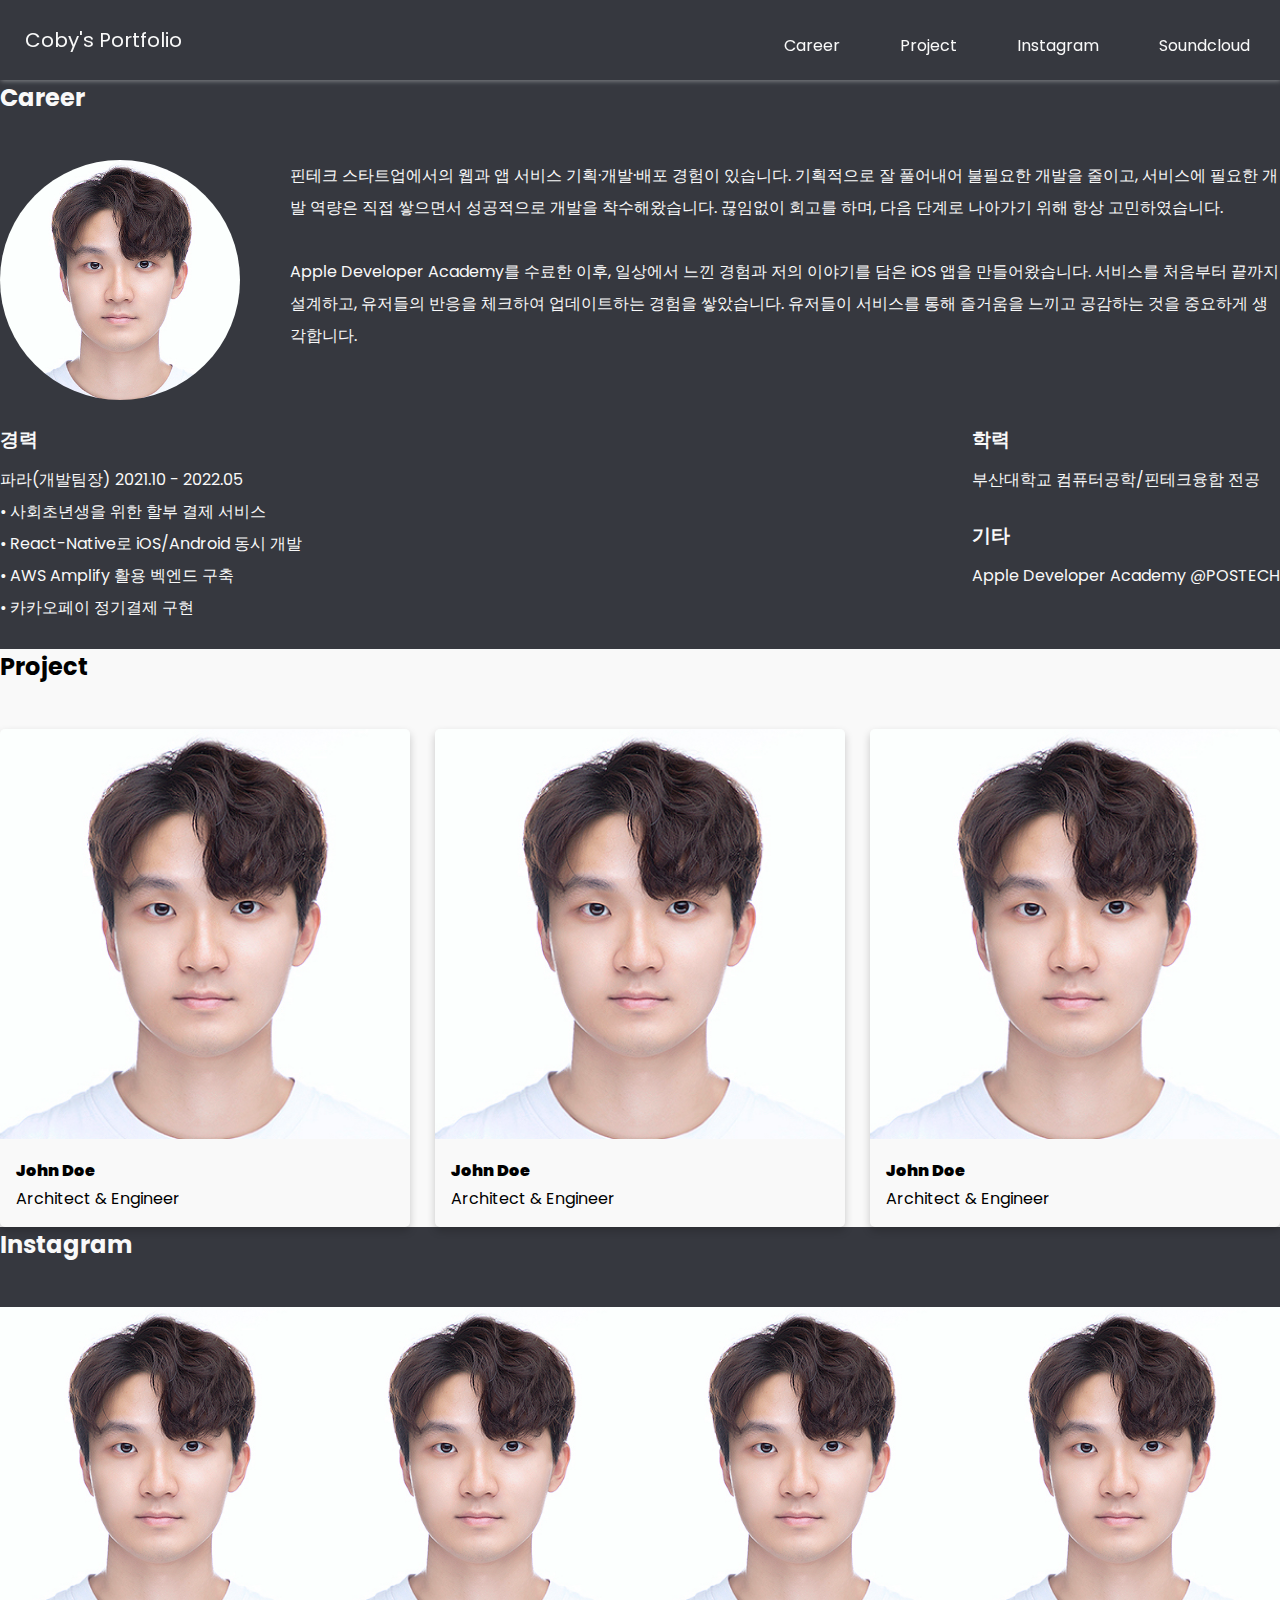
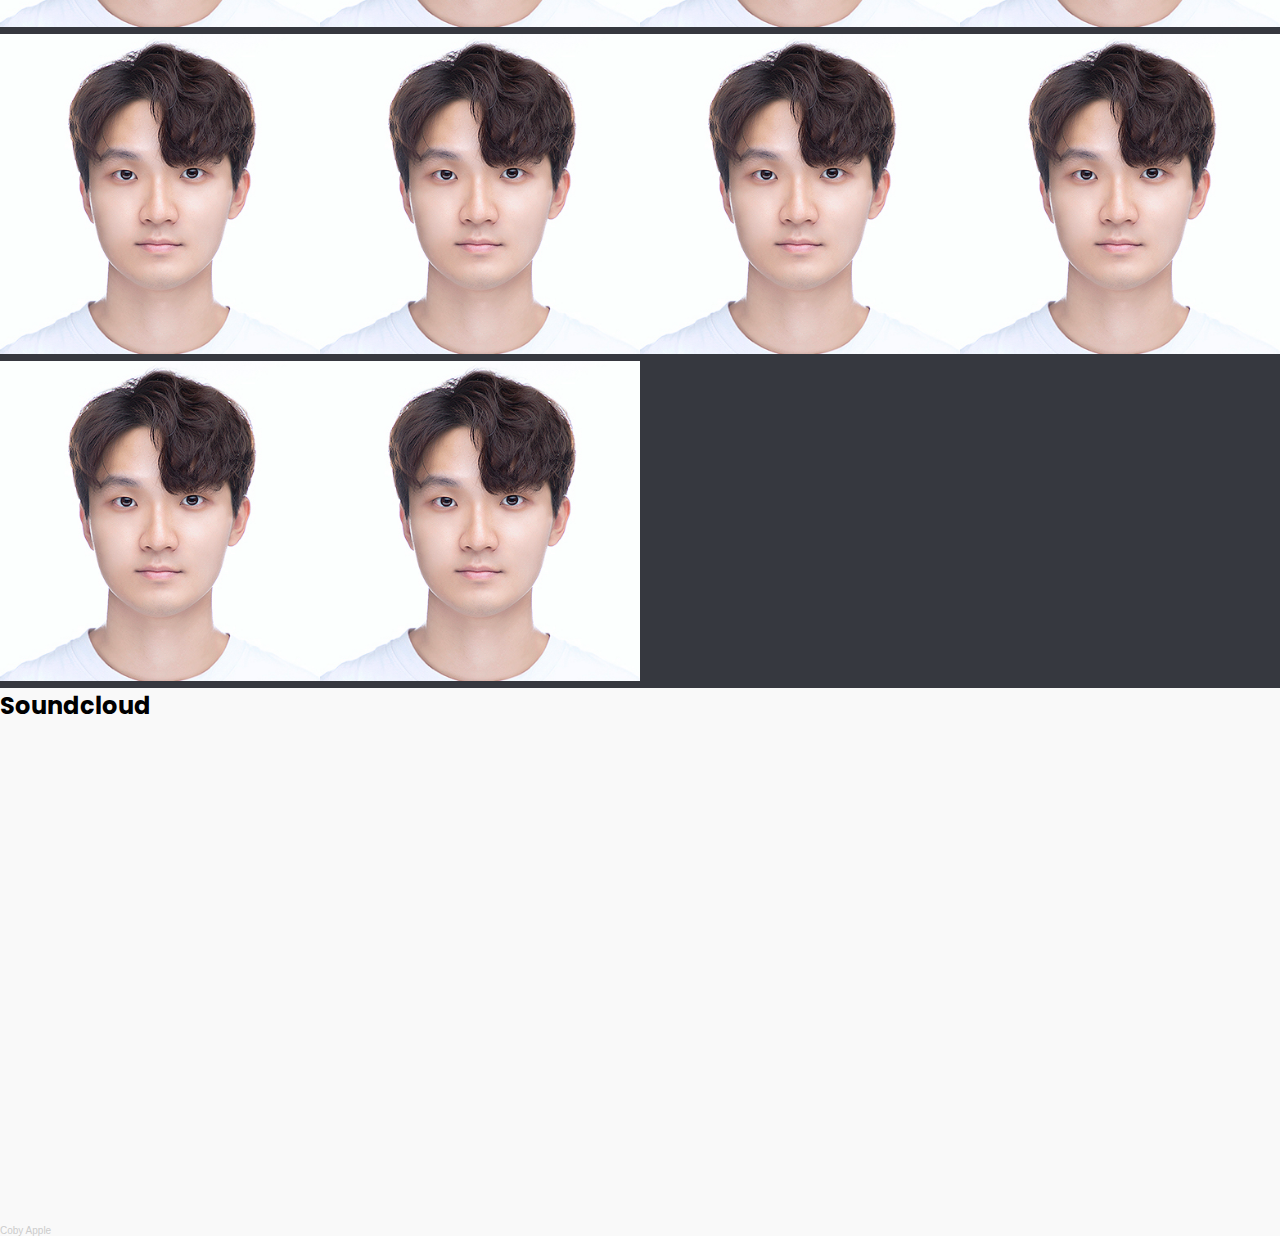
<file: home.html>
<!DOCTYPE html>
<html lang="en">

<head>
    <meta charset="UTF-8">
    <meta http-equiv="X-UA-Compatible" content="IE=edge">
    <meta name="viewport" content="width=device-width, initial-scale=1.0">
    <link rel="stylesheet" href="style.css" type="text/css">
    <title>Coby's Portfolio</title>
    </script>
</head>

<body>
    <!-- Navigation bar -->
    <header class="header">
        <!-- Logo -->
        <a href="#" class="logo">Coby's Portfolio</a>
        <!-- Hamburger icon -->
        <input class="side-menu" type="checkbox" id="side-menu" />
        <label class="hamb" for="side-menu"><span class="hamb-line"></span></label>
        <!-- Menu -->
        <nav class="nav">
            <ul class="menu">
                <li><a href="#career">Career</a></li>
                <li><a href="#project">Project</a> </li>
                <li><a href="#instagram">Instagram</a></li>
                <li><a href="#soundcloud">Soundcloud</a></li>
            </ul>
        </nav>
    </header>
    <!-- Main content -->
    <section id="career">
        <h2>Career</h2><br/>
        <div class="info-box">
            <img src="images/profile.jpg" class="img" />
            <p class="text">
                핀테크 스타트업에서의 웹과 앱 서비스 기획·개발·배포 경험이 있습니다. 기획적으로 잘 풀어내어 불필요한 개발을 줄이고, 서비스에 필요한 개발 역량은 직접 쌓으면서 성공적으로 개발을 착수해왔습니다. 끊임없이 회고를 하며, 다음 단계로 나아가기 위해 항상 고민하였습니다.
                <br/><br/>Apple Developer Academy를 수료한 이후, 일상에서 느낀 경험과 저의 이야기를 담은 iOS 앱을 만들어왔습니다. 서비스를 처음부터 끝까지 설계하고, 유저들의 반응을 체크하여 업데이트하는 경험을 쌓았습니다. 유저들이 서비스를 통해 즐거움을 느끼고 공감하는 것을 중요하게 생각합니다.
            </p>
        </div><br/>

        <div class="flex-box">
            <div>
                <h3>경력</h3>
                <p>
                    파라(개발팀장)   2021.10 - 2022.05 <br/>
                    • 사회초년생을 위한 할부 결제 서비스 <br/>
                    • React-Native로 iOS/Android 동시 개발 <br/>
                    • AWS Amplify 활용 벡엔드 구축 <br/>
                    • 카카오페이 정기결제 구현 <br/>
                </p>
                <br/>
            </div>
            <div>
                <h3>학력</h3>
                <p>
                    부산대학교 컴퓨터공학/핀테크융합 전공
                </p>
                <br/>
                <h3>기타</h3>
                <p>
                    Apple Developer Academy @POSTECH
                </p>
            </div>
        </div>
    </section>

    <section id="project">
        <h2>Project</h2><br/>
        <div class="flex-box">
            <div class="card">
                <img src="images/profile.jpg" style="width:100%">
                <div class="container">
                    <h4><b>John Doe</b></h4>
                    <p>Architect & Engineer</p>
                </div>
            </div>
            <div class="card">
                <img src="images/profile.jpg" style="width:100%">
                <div class="container">
                    <h4><b>John Doe</b></h4>
                    <p>Architect & Engineer</p>
                </div>
            </div>
            <div class="card">
                <img src="images/profile.jpg" style="width:100%">
                <div class="container">
                    <h4><b>John Doe</b></h4>
                    <p>Architect & Engineer</p>
                </div>
            </div>
        </div>
    </section>

    <section id="instagram">
        <h2>Instagram</h2><br/>
        <div class="gallery">
            <div class="photo">
                <img src="images/profile.jpg" style="width:100%">
            </div>
            <div class="photo">
                <img src="images/profile.jpg" style="width:100%">
            </div>
            <div class="photo">
                <img src="images/profile.jpg" style="width:100%">
            </div>
            <div class="photo">
                <img src="images/profile.jpg" style="width:100%">
            </div>
            <div class="photo">
                <img src="images/profile.jpg" style="width:100%">
            </div>
            <div class="photo">
                <img src="images/profile.jpg" style="width:100%">
            </div>
            <div class="photo">
                <img src="images/profile.jpg" style="width:100%">
            </div>
            <div class="photo">
                <img src="images/profile.jpg" style="width:100%">
            </div>
            <div class="photo">
                <img src="images/profile.jpg" style="width:100%">
            </div>
            <div class="photo">
                <img src="images/profile.jpg" style="width:100%">
            </div>
        </div>
    </section>

    <section id="soundcloud">
        <h2>Soundcloud</h2><br/>
        <iframe width="100%" height="450" scrolling="no" frameborder="no" allow="autoplay" src="https://w.soundcloud.com/player/?url=https%3A//api.soundcloud.com/playlists/1372930195&color=%23ff5500&auto_play=false&hide_related=false&show_comments=true&show_user=true&show_reposts=false&show_teaser=true"></iframe>
        <div style="font-size: 10px; color: #cccccc;line-break: anywhere;word-break: normal;overflow: hidden;white-space: nowrap;text-overflow: ellipsis; font-family: Interstate,Lucida Grande,Lucida Sans Unicode,Lucida Sans,Garuda,Verdana,Tahoma,sans-serif;font-weight: 100;">
            <a href="https://soundcloud.com/apmvqmhhsygx" title="Coby" target="_blank" style="color: #cccccc; text-decoration: none;">Coby</a>
            <a href="https://soundcloud.com/apmvqmhhsygx/sets/lofi-hiphop" title="Apple" target="_blank" style="color: #cccccc; text-decoration: none;">Apple</a>
        </div>
    </section>
</body>

</html>
</file>
<file: style.css>
/* Theming */
@import url("https://fonts.googleapis.com/css2?family=Poppins:wght@400;700&display=swap");
/* import font */

:root {
    --white: #f9f9f9;
    --black: #36383F;
    --gray: #85888C;
}

/* variables*/

/* Reset */
* {
    margin: 0;
    padding: 0;
    box-sizing: border-box;
}

body {
    background-color: var(--white);
    font-family: "Poppins", sans-serif;
}

a {
    text-decoration: none;
}

ul {
    list-style: none;
}

/* Header */
.header {
    background-color: var(--black);
    box-shadow: 1px 1px 5px 0px var(--gray);
    position: sticky;
    top: 0;
    width: 100%;
}

/* Logo */
.logo {
    display: inline-block;
    color: var(--white);
    font-size: 20px;
    margin: 25px;
}

/* Nav menu */
.nav {
    width: 100%;
    height: 100%;
    position: fixed;
    background-color: var(--black);
    overflow: hidden;

}

.menu a {
    display: block;
    padding: 30px;
    color: var(--white);
}

.menu a:hover {
    background-color: var(--gray);
}

.nav {
    max-height: 0;
    transition: max-height .5s ease-out;
}

/* Menu Icon */
.hamb {
    cursor: pointer;
    float: right;
    padding: 40px 20px;
}

/* Style label tag */

.hamb-line {
    background: var(--white);
    display: block;
    height: 2px;
    position: relative;
    width: 24px;

}

/* Style span tag */

.hamb-line::before,
.hamb-line::after {
    background: var(--white);
    content: '';
    display: block;
    height: 100%;
    position: absolute;
    transition: all .2s ease-out;
    width: 100%;
}

.hamb-line::before {
    top: 5px;
}

.hamb-line::after {
    top: -5px;
}

.side-menu {
    display: none;
}

/* Hide checkbox */
/* Toggle menu icon */
.side-menu:checked~nav {
    max-height: 100%;
}

.side-menu:checked~.hamb .hamb-line {
    background: transparent;
}

.side-menu:checked~.hamb .hamb-line::before {
    transform: rotate(-45deg);
    top: 0;
}

.side-menu:checked~.hamb .hamb-line::after {
    transform: rotate(45deg);
    top: 0;
}

/* Responsiveness */
@media (min-width: 768px) {
    .nav {
        max-height: none;
        top: 0;
        position: relative;
        float: right;
        width: fit-content;
        background-color: transparent;
    }

    .menu li {
        float: left;
    }

    .menu a:hover {
        background-color: transparent;
        color: var(--gray);

    }

    .hamb {
        display: none;
    }
}

h2 {
    margin-bottom: 20px;
}

section:nth-child(even) {
    background-color: #36383F;
    color: #f9f9f9;
}

.container {
    display: block;
    margin: 0 auto;
    max-width: 1000px;
    padding: 40px;
}

.info-box {
    display: flex;
    justify-content: center;
}

.info-box > .img {
    max-width: 240px;
    max-height: 240px;
    border-radius: 50%;
    margin: 0 50px 0 0;
}

.info-box > .text {
    width: 100%;
    height: 100%;
}

p {
    line-height: 2.0;
}

h3 {
    margin-bottom: 10px;
}

li {
    line-height: 2.0;
}

.flex-box {
    display: flex;
	flex-direction: row;
    justify-content: space-between;
    gap: 20px;
}

.card {
/* Add shadows to create the "card" effect */
    box-shadow: 0 4px 8px 0 rgba(0,0,0,0.2);
    transition: 0.3s;
    border-radius: 5px; /* 5px rounded corners */
    flex-basis: 32%;
}
  
/* On mouse-over, add a deeper shadow */
.card:hover {
    box-shadow: 0 8px 16px 0 rgba(0,0,0,0.2);
}
  
/* Add some padding inside the card container */
.card > div {
    padding: 12px 16px;
}

/* Add rounded corners to the top left and the top right corner of the image */
.card > img {
    border-radius: 5px 5px 0 0;
}

.gallery {
    display: flex;
    flex-wrap: wrap;
    flex-direction: row;
}

.photo {
    max-width: 25%;
}

/* Responsive layout - makes a one column layout instead of a two-column layout */
@media (max-width: 768px) {
    .info-box {
        flex-direction: column;
        align-items: center;
    }
    .info-box > .img {
        max-width: 300px;
        max-height: 300px;
        margin: 0 0 40px 0;
    }
    .flex-box {
        flex-direction: column;
    }
    .photo {
        max-width: 50%;
    }
}

#github {
    width: 100%;
}
</file>
